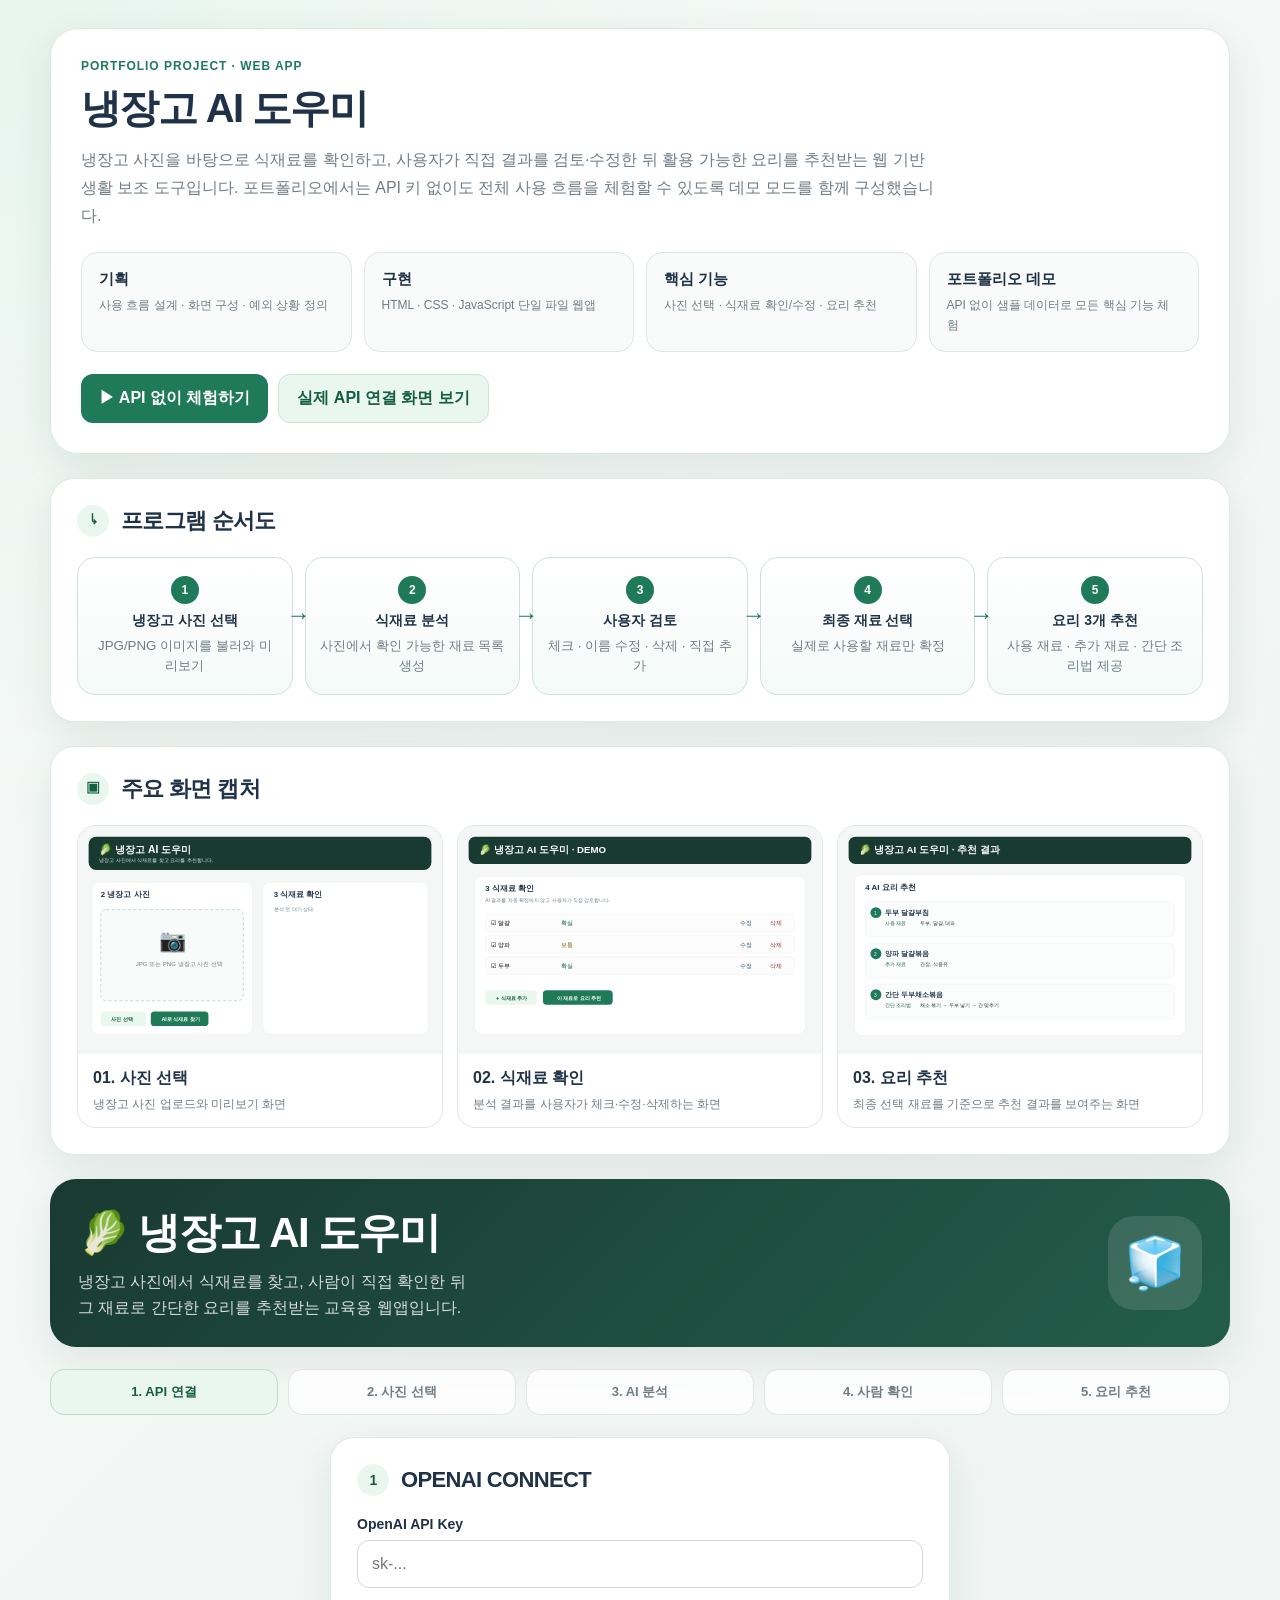
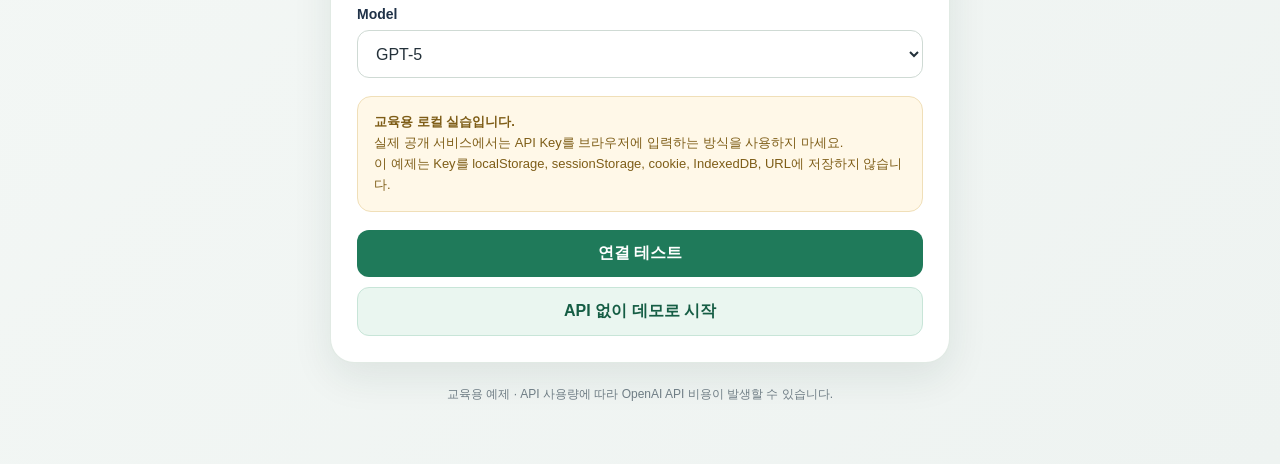
<file: fridge-ai-portfolio-detail.html>
<!DOCTYPE html>
<html lang="ko">
<head>
  <meta charset="UTF-8" />
  <meta name="viewport" content="width=device-width, initial-scale=1.0" />
  <title>냉장고 AI 도우미</title>

  <style>
    /* =========================================================
       1. 기본 디자인
       - 외부 CSS 파일 없이 이 파일 안에서 모든 디자인을 처리합니다.
       ========================================================= */
    :root {
      --bg: #f4f7f5;
      --card: #ffffff;
      --green: #1f7a5a;
      --green-dark: #155d44;
      --green-soft: #eaf6f0;
      --navy: #203248;
      --text: #24313a;
      --muted: #6f7d85;
      --line: #dfe7e2;
      --danger: #c94141;
      --warning: #a86d00;
      --shadow: 0 14px 40px rgba(25, 55, 44, 0.09);
    }

    * {
      box-sizing: border-box;
    }

    body {
      margin: 0;
      min-height: 100vh;
      font-family:
        "Pretendard", "Noto Sans KR", "Apple SD Gothic Neo",
        Arial, sans-serif;
      background:
        radial-gradient(circle at top left, #e7f5ef 0, transparent 36%),
        linear-gradient(135deg, #f7faf8, #eef3f1);
      color: var(--text);
    }

    button,
    input,
    select {
      font: inherit;
    }

    button {
      cursor: pointer;
    }

    button:disabled {
      cursor: not-allowed;
      opacity: 0.55;
    }

    .app-shell {
      width: min(1180px, calc(100% - 32px));
      margin: 28px auto 60px;
    }

    .hero {
      display: flex;
      gap: 22px;
      align-items: center;
      justify-content: space-between;
      margin-bottom: 22px;
      padding: 26px 28px;
      border-radius: 26px;
      background: linear-gradient(135deg, #193a31, #235d4a);
      color: white;
      box-shadow: var(--shadow);
    }

    .hero h1 {
      margin: 0 0 8px;
      font-size: clamp(28px, 4vw, 42px);
      letter-spacing: -0.04em;
    }

    .hero p {
      margin: 0;
      color: rgba(255, 255, 255, 0.82);
      line-height: 1.65;
    }

    .hero-icon {
      flex: 0 0 auto;
      display: grid;
      place-items: center;
      width: 94px;
      height: 94px;
      border-radius: 26px;
      background: rgba(255, 255, 255, 0.12);
      font-size: 50px;
    }

    .step-strip {
      display: grid;
      grid-template-columns: repeat(5, 1fr);
      gap: 10px;
      margin-bottom: 22px;
    }

    .step-chip {
      padding: 13px 10px;
      text-align: center;
      border: 1px solid var(--line);
      border-radius: 14px;
      background: rgba(255,255,255,.78);
      color: var(--muted);
      font-size: 13px;
      font-weight: 700;
    }

    .step-chip.active {
      color: var(--green-dark);
      background: var(--green-soft);
      border-color: #b9ddcd;
    }

    .card {
      background: var(--card);
      border: 1px solid rgba(220, 231, 224, 0.85);
      border-radius: 24px;
      box-shadow: var(--shadow);
      padding: 26px;
    }

    .connect-card {
      width: min(620px, 100%);
      margin: 0 auto;
    }

    .section-title {
      display: flex;
      align-items: center;
      gap: 12px;
      margin: 0 0 20px;
      color: var(--navy);
      font-size: 22px;
      letter-spacing: -0.03em;
    }

    .section-title .number {
      display: inline-grid;
      place-items: center;
      width: 32px;
      height: 32px;
      border-radius: 50%;
      background: var(--green-soft);
      color: var(--green-dark);
      font-size: 14px;
    }

    .field {
      margin-bottom: 18px;
    }

    .field label {
      display: block;
      margin-bottom: 8px;
      font-size: 14px;
      font-weight: 800;
      color: var(--navy);
    }

    .input,
    .select {
      width: 100%;
      height: 48px;
      border: 1px solid #cfdad4;
      border-radius: 12px;
      padding: 0 14px;
      outline: none;
      background: #fff;
      color: var(--text);
      transition: 0.2s ease;
    }

    .input:focus,
    .select:focus {
      border-color: var(--green);
      box-shadow: 0 0 0 4px rgba(31,122,90,.10);
    }

    .notice {
      margin: 18px 0;
      padding: 15px 16px;
      border-radius: 14px;
      background: #fff8e8;
      border: 1px solid #f0dfb8;
      color: #7e5d17;
      line-height: 1.6;
      font-size: 13px;
    }

    .button {
      border: 0;
      border-radius: 12px;
      padding: 13px 18px;
      font-weight: 800;
      transition: transform .15s ease, filter .15s ease;
    }

    .button:not(:disabled):hover {
      transform: translateY(-1px);
      filter: brightness(.97);
    }

    .button.primary {
      color: white;
      background: var(--green);
    }

    .button.secondary {
      color: var(--green-dark);
      background: var(--green-soft);
      border: 1px solid #c8e5d8;
    }

    .button.danger {
      color: white;
      background: var(--danger);
    }

    .button.ghost {
      color: var(--navy);
      background: #f3f5f6;
      border: 1px solid #e1e6e8;
    }

    .button.full {
      width: 100%;
    }

    .button-row {
      display: flex;
      flex-wrap: wrap;
      gap: 10px;
    }

    .status {
      display: none;
      margin-top: 16px;
      padding: 14px 16px;
      border-radius: 14px;
      font-weight: 800;
      line-height: 1.5;
    }

    .status.show {
      display: block;
    }

    .status.success {
      color: #176145;
      background: #eaf7f0;
      border: 1px solid #c8e8d7;
    }

    .status.error {
      color: #a62f2f;
      background: #fff0f0;
      border: 1px solid #f0cccc;
    }

    .status.info {
      color: #36556d;
      background: #edf5fb;
      border: 1px solid #d3e5f2;
    }

    #mainApp {
      display: none;
    }

    .topbar {
      display: flex;
      align-items: center;
      justify-content: space-between;
      gap: 14px;
      margin-bottom: 18px;
      padding: 16px 18px;
      border-radius: 18px;
      background: white;
      border: 1px solid var(--line);
      box-shadow: 0 8px 24px rgba(25, 55, 44, 0.06);
    }

    .connected-badge {
      display: flex;
      align-items: center;
      gap: 9px;
      font-weight: 800;
      color: var(--green-dark);
    }

    .connected-dot {
      width: 10px;
      height: 10px;
      border-radius: 50%;
      background: #28a36f;
      box-shadow: 0 0 0 5px rgba(40,163,111,.12);
    }

    .workspace {
      display: grid;
      grid-template-columns: minmax(0, 0.9fr) minmax(0, 1.1fr);
      gap: 20px;
      align-items: start;
    }

    .stack {
      display: grid;
      gap: 20px;
    }

    .upload-zone {
      position: relative;
      min-height: 350px;
      display: grid;
      place-items: center;
      overflow: hidden;
      border-radius: 18px;
      border: 2px dashed #c5d7ce;
      background: #f8fbf9;
    }

    .preview-image {
      display: none;
      width: 100%;
      max-height: 510px;
      object-fit: contain;
      background: #eef2ef;
    }

    .empty-preview {
      padding: 38px 24px;
      text-align: center;
      color: var(--muted);
      line-height: 1.7;
    }

    .empty-preview .big {
      display: block;
      margin-bottom: 10px;
      font-size: 54px;
    }

    .upload-controls {
      display: flex;
      gap: 10px;
      flex-wrap: wrap;
      margin-top: 16px;
    }

    input[type="file"] {
      display: none;
    }

    .helper {
      margin-top: 10px;
      color: var(--muted);
      font-size: 12px;
      line-height: 1.5;
    }

    .loading {
      display: none;
      align-items: center;
      gap: 10px;
      margin: 15px 0 0;
      color: var(--green-dark);
      font-weight: 800;
    }

    .loading.show {
      display: flex;
    }

    .spinner {
      width: 20px;
      height: 20px;
      border: 3px solid #d7e9e0;
      border-top-color: var(--green);
      border-radius: 50%;
      animation: spin 0.8s linear infinite;
    }

    @keyframes spin {
      to { transform: rotate(360deg); }
    }

    .ingredient-list {
      display: grid;
      gap: 10px;
      margin-top: 12px;
    }

    .ingredient-row {
      display: grid;
      grid-template-columns: auto 1fr auto auto;
      align-items: center;
      gap: 10px;
      min-height: 54px;
      padding: 9px 10px;
      border: 1px solid var(--line);
      border-radius: 14px;
      background: #fbfcfb;
    }

    .ingredient-name {
      min-width: 0;
      font-weight: 800;
      word-break: break-word;
    }

    .confidence {
      display: inline-block;
      margin-left: 8px;
      padding: 3px 7px;
      border-radius: 999px;
      font-size: 10px;
      font-weight: 800;
      vertical-align: 2px;
    }

    .confidence.high {
      color: #176145;
      background: #e1f4ea;
    }

    .confidence.medium {
      color: #8a6400;
      background: #fff2cf;
    }

    .confidence.uncertain {
      color: #8a4b20;
      background: #fbe7db;
    }

    .mini-btn {
      border: 0;
      border-radius: 9px;
      padding: 7px 9px;
      font-size: 12px;
      font-weight: 800;
    }

    .mini-btn.edit {
      color: #315771;
      background: #eaf3f9;
    }

    .mini-btn.delete {
      color: #9b3030;
      background: #fdecec;
    }

    .empty-list {
      padding: 28px 18px;
      text-align: center;
      color: var(--muted);
      border: 1px dashed #d7e0db;
      border-radius: 14px;
      line-height: 1.6;
    }

    .recommendations {
      display: grid;
      gap: 14px;
      margin-top: 16px;
    }

    .recipe-card {
      padding: 18px;
      border: 1px solid var(--line);
      border-radius: 18px;
      background: linear-gradient(180deg, #ffffff, #fbfdfc);
    }

    .recipe-number {
      display: inline-grid;
      place-items: center;
      width: 27px;
      height: 27px;
      margin-right: 7px;
      border-radius: 9px;
      color: white;
      background: var(--green);
      font-size: 12px;
    }

    .recipe-card h3 {
      margin: 0 0 14px;
      color: var(--navy);
      font-size: 19px;
    }

    .recipe-grid {
      display: grid;
      grid-template-columns: 110px 1fr;
      gap: 8px 12px;
      font-size: 14px;
      line-height: 1.65;
    }

    .recipe-label {
      font-weight: 800;
      color: var(--green-dark);
    }

    .footer-note {
      margin-top: 22px;
      text-align: center;
      color: var(--muted);
      font-size: 12px;
      line-height: 1.6;
    }

    /* 작은 화면(스마트폰)에서는 한 줄 배치를 세로로 바꿉니다. */
    @media (max-width: 820px) {
      .app-shell {
        width: min(100% - 20px, 1180px);
        margin-top: 10px;
      }

      .hero {
        padding: 22px;
      }

      .hero-icon {
        display: none;
      }

      .step-strip {
        grid-template-columns: repeat(2, 1fr);
      }

      .workspace {
        grid-template-columns: 1fr;
      }

      .card {
        padding: 19px;
      }

      .ingredient-row {
        grid-template-columns: auto 1fr auto;
      }

      .ingredient-row .delete-cell {
        grid-column: 3;
      }

      .recipe-grid {
        grid-template-columns: 1fr;
      }
    }


    /* ===== 포트폴리오 소개 / 데모 모드 ===== */
    .portfolio-panel { margin-bottom: 24px; padding: 30px; border-radius: 28px; background: #fff; border: 1px solid var(--line); box-shadow: var(--shadow); }
    .portfolio-kicker { color: var(--green); font-weight: 900; letter-spacing: .08em; font-size: 12px; }
    .portfolio-title { margin: 8px 0 10px; color: var(--navy); font-size: clamp(26px,4vw,40px); letter-spacing: -.04em; }
    .portfolio-desc { margin:0; color:var(--muted); line-height:1.75; max-width:860px; }
    .portfolio-grid { display:grid; grid-template-columns:repeat(4,1fr); gap:12px; margin-top:22px; }
    .metric-card { padding:17px; border-radius:16px; background:#f8fbf9; border:1px solid var(--line); }
    .metric-card b { display:block; color:var(--navy); font-size:15px; margin-bottom:6px; }
    .metric-card span { color:var(--muted); font-size:12px; line-height:1.55; }
    .portfolio-actions { display:flex; flex-wrap:wrap; gap:10px; margin-top:22px; }
    .flow-section, .shots-section { margin-bottom:24px; }
    .flowchart { display:grid; grid-template-columns:repeat(5,1fr); gap:12px; align-items:stretch; }
    .flow-node { position:relative; padding:18px 14px; min-height:118px; border-radius:18px; border:1px solid #cfe1d8; background:linear-gradient(180deg,#fff,#f4faf7); text-align:center; }
    .flow-node .n { display:inline-grid; place-items:center; width:28px; height:28px; border-radius:50%; background:var(--green); color:#fff; font-weight:900; font-size:12px; margin-bottom:8px; }
    .flow-node b { display:block; color:var(--navy); font-size:14px; }
    .flow-node small { display:block; margin-top:6px; color:var(--muted); line-height:1.5; }
    .flow-node:not(:last-child)::after { content:'→'; position:absolute; right:-19px; top:43px; color:var(--green); font-size:24px; font-weight:900; z-index:2; }
    .shot-grid { display:grid; grid-template-columns:repeat(3,1fr); gap:14px; }
    .shot-card { overflow:hidden; border-radius:18px; border:1px solid var(--line); background:#fff; }
    .shot-card img { display:block; width:100%; aspect-ratio:16/10; object-fit:cover; object-position:top; background:#eef3f1; }
    .shot-card .caption { padding:14px 15px; }
    .shot-card b { display:block; color:var(--navy); margin-bottom:5px; }
    .shot-card span { color:var(--muted); font-size:12px; line-height:1.5; }
    .demo-ribbon { display:none; margin:0 0 18px; padding:12px 15px; border-radius:14px; background:#eef8ff; border:1px solid #cfe7f6; color:#315a73; font-size:13px; font-weight:800; }
    .demo-ribbon.show { display:block; }
    @media (max-width:900px){ .portfolio-grid{grid-template-columns:repeat(2,1fr)} .flowchart{grid-template-columns:1fr} .flow-node:not(:last-child)::after{content:'↓';right:auto;left:50%;top:auto;bottom:-23px;transform:translateX(-50%)} .shot-grid{grid-template-columns:1fr} }

  </style>
</head>

<body>
  <main class="app-shell">

    <section class="portfolio-panel" id="portfolioIntro">
      <div class="portfolio-kicker">PORTFOLIO PROJECT · WEB APP</div>
      <h1 class="portfolio-title">냉장고 AI 도우미</h1>
      <p class="portfolio-desc">냉장고 사진을 바탕으로 식재료를 확인하고, 사용자가 직접 결과를 검토·수정한 뒤 활용 가능한 요리를 추천받는 웹 기반 생활 보조 도구입니다. 포트폴리오에서는 API 키 없이도 전체 사용 흐름을 체험할 수 있도록 데모 모드를 함께 구성했습니다.</p>
      <div class="portfolio-grid">
        <div class="metric-card"><b>기획</b><span>사용 흐름 설계 · 화면 구성 · 예외 상황 정의</span></div>
        <div class="metric-card"><b>구현</b><span>HTML · CSS · JavaScript 단일 파일 웹앱</span></div>
        <div class="metric-card"><b>핵심 기능</b><span>사진 선택 · 식재료 확인/수정 · 요리 추천</span></div>
        <div class="metric-card"><b>포트폴리오 데모</b><span>API 없이 샘플 데이터로 모든 핵심 기능 체험</span></div>
      </div>
      <div class="portfolio-actions">
        <button id="startDemoBtn" class="button primary">▶ API 없이 체험하기</button>
        <button id="goRealBtn" class="button secondary">실제 API 연결 화면 보기</button>
      </div>
    </section>

    <section class="card flow-section">
      <h2 class="section-title"><span class="number">↳</span>프로그램 순서도</h2>
      <div class="flowchart">
        <div class="flow-node"><span class="n">1</span><b>냉장고 사진 선택</b><small>JPG/PNG 이미지를 불러와 미리보기</small></div>
        <div class="flow-node"><span class="n">2</span><b>식재료 분석</b><small>사진에서 확인 가능한 재료 목록 생성</small></div>
        <div class="flow-node"><span class="n">3</span><b>사용자 검토</b><small>체크 · 이름 수정 · 삭제 · 직접 추가</small></div>
        <div class="flow-node"><span class="n">4</span><b>최종 재료 선택</b><small>실제로 사용할 재료만 확정</small></div>
        <div class="flow-node"><span class="n">5</span><b>요리 3개 추천</b><small>사용 재료 · 추가 재료 · 간단 조리법 제공</small></div>
      </div>
    </section>

    <section class="card shots-section" id="shotsSection">
      <h2 class="section-title"><span class="number">▣</span>주요 화면 캡처</h2>
      <div class="shot-grid">
        <article class="shot-card"><img id="shot1" src="data:image/svg+xml;charset=UTF-8,%3Csvg%20xmlns%3D%22http%3A//www.w3.org/2000/svg%22%20width%3D%221200%22%20height%3D%22750%22%3E%3Crect%20width%3D%221200%22%20height%3D%22750%22%20fill%3D%22%23f4f7f5%22/%3E%3Crect%20x%3D%2235%22%20y%3D%2235%22%20width%3D%221130%22%20height%3D%22110%22%20rx%3D%2225%22%20fill%3D%22%23193a31%22/%3E%3Ctext%20x%3D%2270%22%20y%3D%2290%22%20font-family%3D%22Arial%22%20font-size%3D%2234%22%20font-weight%3D%22700%22%20fill%3D%22white%22%3E%F0%9F%A5%AC%20%EB%83%89%EC%9E%A5%EA%B3%A0%20AI%20%EB%8F%84%EC%9A%B0%EB%AF%B8%3C/text%3E%3Ctext%20x%3D%2270%22%20y%3D%22120%22%20font-family%3D%22Arial%22%20font-size%3D%2218%22%20fill%3D%22%23dbe7e1%22%3E%EB%83%89%EC%9E%A5%EA%B3%A0%20%EC%82%AC%EC%A7%84%EC%97%90%EC%84%9C%20%EC%8B%9D%EC%9E%AC%EB%A3%8C%EB%A5%BC%20%EC%B0%BE%EA%B3%A0%20%EC%9A%94%EB%A6%AC%EB%A5%BC%20%EC%B6%94%EC%B2%9C%ED%95%A9%EB%8B%88%EB%8B%A4.%3C/text%3E%3Crect%20x%3D%2245%22%20y%3D%22185%22%20width%3D%22530%22%20height%3D%22500%22%20rx%3D%2224%22%20fill%3D%22white%22%20stroke%3D%22%23dfe7e2%22/%3E%3Ctext%20x%3D%2275%22%20y%3D%22235%22%20font-family%3D%22Arial%22%20font-size%3D%2226%22%20font-weight%3D%22700%22%20fill%3D%22%23203248%22%3E2%20%20%EB%83%89%EC%9E%A5%EA%B3%A0%20%EC%82%AC%EC%A7%84%3C/text%3E%3Crect%20x%3D%2275%22%20y%3D%22275%22%20width%3D%22470%22%20height%3D%22300%22%20rx%3D%2218%22%20fill%3D%22%23f8fbf9%22%20stroke%3D%22%23c5d7ce%22%20stroke-width%3D%223%22%20stroke-dasharray%3D%2210%208%22/%3E%3Ctext%20x%3D%22268%22%20y%3D%22400%22%20font-family%3D%22Arial%22%20font-size%3D%2272%22%3E%F0%9F%93%B7%3C/text%3E%3Ctext%20x%3D%22190%22%20y%3D%22460%22%20font-family%3D%22Arial%22%20font-size%3D%2220%22%20fill%3D%22%236f7d85%22%3EJPG%20%EB%98%90%EB%8A%94%20PNG%20%EB%83%89%EC%9E%A5%EA%B3%A0%20%EC%82%AC%EC%A7%84%20%EC%84%A0%ED%83%9D%3C/text%3E%3Crect%20x%3D%2275%22%20y%3D%22610%22%20width%3D%22150%22%20height%3D%2248%22%20rx%3D%2212%22%20fill%3D%22%23eaf6f0%22/%3E%3Ctext%20x%3D%22110%22%20y%3D%22641%22%20font-family%3D%22Arial%22%20font-size%3D%2218%22%20font-weight%3D%22700%22%20fill%3D%22%23155d44%22%3E%EC%82%AC%EC%A7%84%20%EC%84%A0%ED%83%9D%3C/text%3E%3Crect%20x%3D%22240%22%20y%3D%22610%22%20width%3D%22190%22%20height%3D%2248%22%20rx%3D%2212%22%20fill%3D%22%231f7a5a%22/%3E%3Ctext%20x%3D%22275%22%20y%3D%22641%22%20font-family%3D%22Arial%22%20font-size%3D%2218%22%20font-weight%3D%22700%22%20fill%3D%22white%22%3EAI%EB%A1%9C%20%EC%8B%9D%EC%9E%AC%EB%A3%8C%20%EC%B0%BE%EA%B8%B0%3C/text%3E%3Crect%20x%3D%22610%22%20y%3D%22185%22%20width%3D%22545%22%20height%3D%22500%22%20rx%3D%2224%22%20fill%3D%22white%22%20stroke%3D%22%23dfe7e2%22/%3E%3Ctext%20x%3D%22645%22%20y%3D%22235%22%20font-family%3D%22Arial%22%20font-size%3D%2226%22%20font-weight%3D%22700%22%20fill%3D%22%23203248%22%3E3%20%20%EC%8B%9D%EC%9E%AC%EB%A3%8C%20%ED%99%95%EC%9D%B8%3C/text%3E%3Ctext%20x%3D%22645%22%20y%3D%22280%22%20font-family%3D%22Arial%22%20font-size%3D%2218%22%20fill%3D%22%236f7d85%22%3E%EB%B6%84%EC%84%9D%20%EC%A0%84%20%EB%8C%80%EA%B8%B0%20%EC%83%81%ED%83%9C%3C/text%3E%3C/svg%3E" alt="사진 선택 화면 캡처"><div class="caption"><b>01. 사진 선택</b><span>냉장고 사진 업로드와 미리보기 화면</span></div></article>
        <article class="shot-card"><img id="shot2" src="data:image/svg+xml;charset=UTF-8,%3Csvg%20xmlns%3D%22http%3A//www.w3.org/2000/svg%22%20width%3D%221200%22%20height%3D%22750%22%3E%3Crect%20width%3D%221200%22%20height%3D%22750%22%20fill%3D%22%23f4f7f5%22/%3E%3Crect%20x%3D%2235%22%20y%3D%2235%22%20width%3D%221130%22%20height%3D%2290%22%20rx%3D%2222%22%20fill%3D%22%23193a31%22/%3E%3Ctext%20x%3D%2270%22%20y%3D%2290%22%20font-family%3D%22Arial%22%20font-size%3D%2232%22%20font-weight%3D%22700%22%20fill%3D%22white%22%3E%F0%9F%A5%AC%20%EB%83%89%EC%9E%A5%EA%B3%A0%20AI%20%EB%8F%84%EC%9A%B0%EB%AF%B8%20%C2%B7%20DEMO%3C/text%3E%3Crect%20x%3D%2255%22%20y%3D%22165%22%20width%3D%221090%22%20height%3D%22520%22%20rx%3D%2224%22%20fill%3D%22white%22%20stroke%3D%22%23dfe7e2%22/%3E%3Ctext%20x%3D%2290%22%20y%3D%22215%22%20font-family%3D%22Arial%22%20font-size%3D%2226%22%20font-weight%3D%22700%22%20fill%3D%22%23203248%22%3E3%20%20%EC%8B%9D%EC%9E%AC%EB%A3%8C%20%ED%99%95%EC%9D%B8%3C/text%3E%3Ctext%20x%3D%2290%22%20y%3D%22250%22%20font-family%3D%22Arial%22%20font-size%3D%2216%22%20fill%3D%22%236f7d85%22%3EAI%20%EA%B2%B0%EA%B3%BC%EB%A5%BC%20%EC%9E%90%EB%8F%99%20%ED%99%95%EC%A0%95%ED%95%98%EC%A7%80%20%EC%95%8A%EA%B3%A0%20%EC%82%AC%EC%9A%A9%EC%9E%90%EA%B0%80%20%EC%A7%81%EC%A0%91%20%EA%B2%80%ED%86%A0%ED%95%A9%EB%8B%88%EB%8B%A4.%3C/text%3E%3Cg%20font-family%3D%22Arial%22%20font-size%3D%2220%22%3E%3Crect%20x%3D%2290%22%20y%3D%22290%22%20width%3D%221020%22%20height%3D%2258%22%20rx%3D%2214%22%20fill%3D%22%23fbfcfb%22%20stroke%3D%22%23dfe7e2%22/%3E%3Ctext%20x%3D%22110%22%20y%3D%22327%22%3E%E2%98%91%20%20%EB%8B%AC%EA%B1%80%3C/text%3E%3Ctext%20x%3D%22340%22%20y%3D%22327%22%20fill%3D%22%23176145%22%3E%ED%99%95%EC%8B%A4%3C/text%3E%3Ctext%20x%3D%22930%22%20y%3D%22327%22%20fill%3D%22%23315771%22%3E%EC%88%98%EC%A0%95%3C/text%3E%3Ctext%20x%3D%221030%22%20y%3D%22327%22%20fill%3D%22%239b3030%22%3E%EC%82%AD%EC%A0%9C%3C/text%3E%3Crect%20x%3D%2290%22%20y%3D%22360%22%20width%3D%221020%22%20height%3D%2258%22%20rx%3D%2214%22%20fill%3D%22%23fbfcfb%22%20stroke%3D%22%23dfe7e2%22/%3E%3Ctext%20x%3D%22110%22%20y%3D%22397%22%3E%E2%98%91%20%20%EC%96%91%ED%8C%8C%3C/text%3E%3Ctext%20x%3D%22340%22%20y%3D%22397%22%20fill%3D%22%238a6400%22%3E%EB%B3%B4%ED%86%B5%3C/text%3E%3Ctext%20x%3D%22930%22%20y%3D%22397%22%20fill%3D%22%23315771%22%3E%EC%88%98%EC%A0%95%3C/text%3E%3Ctext%20x%3D%221030%22%20y%3D%22397%22%20fill%3D%22%239b3030%22%3E%EC%82%AD%EC%A0%9C%3C/text%3E%3Crect%20x%3D%2290%22%20y%3D%22430%22%20width%3D%221020%22%20height%3D%2258%22%20rx%3D%2214%22%20fill%3D%22%23fbfcfb%22%20stroke%3D%22%23dfe7e2%22/%3E%3Ctext%20x%3D%22110%22%20y%3D%22467%22%3E%E2%98%91%20%20%EB%91%90%EB%B6%80%3C/text%3E%3Ctext%20x%3D%22340%22%20y%3D%22467%22%20fill%3D%22%23176145%22%3E%ED%99%95%EC%8B%A4%3C/text%3E%3Ctext%20x%3D%22930%22%20y%3D%22467%22%20fill%3D%22%23315771%22%3E%EC%88%98%EC%A0%95%3C/text%3E%3Ctext%20x%3D%221030%22%20y%3D%22467%22%20fill%3D%22%239b3030%22%3E%EC%82%AD%EC%A0%9C%3C/text%3E%3C/g%3E%3Crect%20x%3D%2290%22%20y%3D%22540%22%20width%3D%22170%22%20height%3D%2248%22%20rx%3D%2212%22%20fill%3D%22%23eaf6f0%22/%3E%3Ctext%20x%3D%22125%22%20y%3D%22571%22%20font-family%3D%22Arial%22%20font-size%3D%2218%22%20font-weight%3D%22700%22%20fill%3D%22%23155d44%22%3E%2B%20%EC%8B%9D%EC%9E%AC%EB%A3%8C%20%EC%B6%94%EA%B0%80%3C/text%3E%3Crect%20x%3D%22280%22%20y%3D%22540%22%20width%3D%22230%22%20height%3D%2248%22%20rx%3D%2212%22%20fill%3D%22%231f7a5a%22/%3E%3Ctext%20x%3D%22325%22%20y%3D%22571%22%20font-family%3D%22Arial%22%20font-size%3D%2218%22%20font-weight%3D%22700%22%20fill%3D%22white%22%3E%EC%9D%B4%20%EC%9E%AC%EB%A3%8C%EB%A1%9C%20%EC%9A%94%EB%A6%AC%20%EC%B6%94%EC%B2%9C%3C/text%3E%3C/svg%3E" alt="식재료 확인 화면 캡처"><div class="caption"><b>02. 식재료 확인</b><span>분석 결과를 사용자가 체크·수정·삭제하는 화면</span></div></article>
        <article class="shot-card"><img id="shot3" src="data:image/svg+xml;charset=UTF-8,%3Csvg%20xmlns%3D%22http%3A//www.w3.org/2000/svg%22%20width%3D%221200%22%20height%3D%22750%22%3E%3Crect%20width%3D%221200%22%20height%3D%22750%22%20fill%3D%22%23f4f7f5%22/%3E%3Crect%20x%3D%2235%22%20y%3D%2235%22%20width%3D%221130%22%20height%3D%2290%22%20rx%3D%2222%22%20fill%3D%22%23193a31%22/%3E%3Ctext%20x%3D%2270%22%20y%3D%2290%22%20font-family%3D%22Arial%22%20font-size%3D%2232%22%20font-weight%3D%22700%22%20fill%3D%22white%22%3E%F0%9F%A5%AC%20%EB%83%89%EC%9E%A5%EA%B3%A0%20AI%20%EB%8F%84%EC%9A%B0%EB%AF%B8%20%C2%B7%20%EC%B6%94%EC%B2%9C%20%EA%B2%B0%EA%B3%BC%3C/text%3E%3Crect%20x%3D%2255%22%20y%3D%22160%22%20width%3D%221090%22%20height%3D%22530%22%20rx%3D%2224%22%20fill%3D%22white%22%20stroke%3D%22%23dfe7e2%22/%3E%3Ctext%20x%3D%2290%22%20y%3D%22210%22%20font-family%3D%22Arial%22%20font-size%3D%2226%22%20font-weight%3D%22700%22%20fill%3D%22%23203248%22%3E4%20%20AI%20%EC%9A%94%EB%A6%AC%20%EC%B6%94%EC%B2%9C%3C/text%3E%3Cg%20font-family%3D%22Arial%22%3E%3Crect%20x%3D%2290%22%20y%3D%22250%22%20width%3D%221020%22%20height%3D%22115%22%20rx%3D%2218%22%20fill%3D%22%23fbfdfc%22%20stroke%3D%22%23dfe7e2%22/%3E%3Ccircle%20cx%3D%22125%22%20cy%3D%22285%22%20r%3D%2218%22%20fill%3D%22%231f7a5a%22/%3E%3Ctext%20x%3D%22119%22%20y%3D%22292%22%20font-size%3D%2216%22%20fill%3D%22white%22%3E1%3C/text%3E%3Ctext%20x%3D%22155%22%20y%3D%22293%22%20font-size%3D%2222%22%20font-weight%3D%22700%22%20fill%3D%22%23203248%22%3E%EB%91%90%EB%B6%80%20%EB%8B%AC%EA%B1%80%EB%B6%80%EC%B9%A8%3C/text%3E%3Ctext%20x%3D%22155%22%20y%3D%22327%22%20font-size%3D%2216%22%20fill%3D%22%23155d44%22%3E%EC%82%AC%EC%9A%A9%20%EC%9E%AC%EB%A3%8C%3C/text%3E%3Ctext%20x%3D%22270%22%20y%3D%22327%22%20font-size%3D%2216%22%20fill%3D%22%2324313a%22%3E%EB%91%90%EB%B6%80%2C%20%EB%8B%AC%EA%B1%80%2C%20%EB%8C%80%ED%8C%8C%3C/text%3E%3Crect%20x%3D%2290%22%20y%3D%22385%22%20width%3D%221020%22%20height%3D%22115%22%20rx%3D%2218%22%20fill%3D%22%23fbfdfc%22%20stroke%3D%22%23dfe7e2%22/%3E%3Ccircle%20cx%3D%22125%22%20cy%3D%22420%22%20r%3D%2218%22%20fill%3D%22%231f7a5a%22/%3E%3Ctext%20x%3D%22119%22%20y%3D%22427%22%20font-size%3D%2216%22%20fill%3D%22white%22%3E2%3C/text%3E%3Ctext%20x%3D%22155%22%20y%3D%22428%22%20font-size%3D%2222%22%20font-weight%3D%22700%22%20fill%3D%22%23203248%22%3E%EC%96%91%ED%8C%8C%20%EB%8B%AC%EA%B1%80%EB%B3%B6%EC%9D%8C%3C/text%3E%3Ctext%20x%3D%22155%22%20y%3D%22462%22%20font-size%3D%2216%22%20fill%3D%22%23155d44%22%3E%EC%B6%94%EA%B0%80%20%EC%9E%AC%EB%A3%8C%3C/text%3E%3Ctext%20x%3D%22270%22%20y%3D%22462%22%20font-size%3D%2216%22%20fill%3D%22%2324313a%22%3E%EA%B0%84%EC%9E%A5%2C%20%EC%8B%9D%EC%9A%A9%EC%9C%A0%3C/text%3E%3Crect%20x%3D%2290%22%20y%3D%22520%22%20width%3D%221020%22%20height%3D%22115%22%20rx%3D%2218%22%20fill%3D%22%23fbfdfc%22%20stroke%3D%22%23dfe7e2%22/%3E%3Ccircle%20cx%3D%22125%22%20cy%3D%22555%22%20r%3D%2218%22%20fill%3D%22%231f7a5a%22/%3E%3Ctext%20x%3D%22119%22%20y%3D%22562%22%20font-size%3D%2216%22%20fill%3D%22white%22%3E3%3C/text%3E%3Ctext%20x%3D%22155%22%20y%3D%22563%22%20font-size%3D%2222%22%20font-weight%3D%22700%22%20fill%3D%22%23203248%22%3E%EA%B0%84%EB%8B%A8%20%EB%91%90%EB%B6%80%EC%B1%84%EC%86%8C%EB%B3%B6%EC%9D%8C%3C/text%3E%3Ctext%20x%3D%22155%22%20y%3D%22597%22%20font-size%3D%2216%22%20fill%3D%22%23155d44%22%3E%EA%B0%84%EB%8B%A8%20%EC%A1%B0%EB%A6%AC%EB%B2%95%3C/text%3E%3Ctext%20x%3D%22270%22%20y%3D%22597%22%20font-size%3D%2216%22%20fill%3D%22%2324313a%22%3E%EC%B1%84%EC%86%8C%20%EB%B3%B6%EA%B8%B0%20%E2%86%92%20%EB%91%90%EB%B6%80%20%EB%84%A3%EA%B8%B0%20%E2%86%92%20%EA%B0%84%20%EB%A7%9E%EC%B6%94%EA%B8%B0%3C/text%3E%3C/g%3E%3C/svg%3E" alt="요리 추천 결과 화면 캡처"><div class="caption"><b>03. 요리 추천</b><span>최종 선택 재료를 기준으로 추천 결과를 보여주는 화면</span></div></article>
      </div>
    </section>

    <section class="hero">
      <div>
        <h1>🥬 냉장고 AI 도우미</h1>
        <p>
          냉장고 사진에서 식재료를 찾고, 사람이 직접 확인한 뒤<br />
          그 재료로 간단한 요리를 추천받는 교육용 웹앱입니다.
        </p>
      </div>
      <div class="hero-icon" aria-hidden="true">🧊</div>
    </section>

    <div class="step-strip" aria-label="진행 단계">
      <div class="step-chip active" id="step1Chip">1. API 연결</div>
      <div class="step-chip" id="step2Chip">2. 사진 선택</div>
      <div class="step-chip" id="step3Chip">3. AI 분석</div>
      <div class="step-chip" id="step4Chip">4. 사람 확인</div>
      <div class="step-chip" id="step5Chip">5. 요리 추천</div>
    </div>

    <!-- =======================================================
         STEP 1. OpenAI API 연결 화면
         ======================================================= -->
    <section id="connectScreen" class="card connect-card">
      <h2 class="section-title">
        <span class="number">1</span>
        OPENAI CONNECT
      </h2>

      <div class="field">
        <label for="apiKeyInput">OpenAI API Key</label>
        <!-- password 타입이므로 화면에 키가 그대로 보이지 않습니다. -->
        <input
          id="apiKeyInput"
          class="input"
          type="password"
          autocomplete="off"
          spellcheck="false"
          placeholder="sk-..."
        />
      </div>

      <div class="field">
        <label for="modelSelect">Model</label>
        <select id="modelSelect" class="select">
          <option value="gpt-5">GPT-5</option>
        </select>
      </div>

      <div class="notice">
        <strong>교육용 로컬 실습입니다.</strong><br />
        실제 공개 서비스에서는 API Key를 브라우저에 입력하는 방식을 사용하지 마세요.<br />
        이 예제는 Key를 localStorage, sessionStorage, cookie, IndexedDB, URL에 저장하지 않습니다.
      </div>

      <button id="connectBtn" class="button primary full">
        연결 테스트
      </button>

      <button id="demoConnectBtn" class="button secondary full" style="margin-top:10px;">
        API 없이 데모로 시작
      </button>

      <div id="connectStatus" class="status" role="status"></div>
    </section>

    <!-- =======================================================
         연결 성공 후 사용하는 메인 앱 화면
         ======================================================= -->
    <section id="mainApp">
      <div id="demoRibbon" class="demo-ribbon">포트폴리오 데모 모드 · API 호출 없이 샘플 데이터로 기능 흐름을 체험하고 있습니다.</div>
      <div class="topbar">
        <div class="connected-badge">
          <span class="connected-dot"></span>
          <span id="connectionLabel">✓ OpenAI Connected · GPT-5</span>
        </div>

        <button id="disconnectBtn" class="button danger">
          API 연결 해제
        </button>
      </div>

      <div class="workspace">
        <!-- 왼쪽: 사진 선택 및 미리보기 -->
        <div class="stack">
          <section class="card">
            <h2 class="section-title">
              <span class="number">2</span>
              냉장고 사진
            </h2>

            <div class="upload-zone">
              <div id="emptyPreview" class="empty-preview">
                <span class="big">📷</span>
                JPG 또는 PNG 냉장고 사진을 선택하세요.
              </div>
              <img
                id="previewImage"
                class="preview-image"
                alt="선택한 냉장고 사진 미리보기"
              />
            </div>

            <div class="upload-controls">
              <label for="imageInput" class="button secondary">
                사진 선택
              </label>

              <input
                id="imageInput"
                type="file"
                accept="image/jpeg,image/png,.jpg,.jpeg,.png"
              />

              <button id="analyzeBtn" class="button primary" disabled>
                AI로 식재료 찾기
              </button>
            </div>

            <div class="helper">
              사진은 FileReader로 읽어 base64 data URL 형태로 API에 전달합니다.
            </div>

            <div id="analysisLoading" class="loading">
              <span class="spinner"></span>
              AI가 냉장고 사진을 살펴보고 있습니다...
            </div>

            <div id="analysisStatus" class="status" role="status"></div>
          </section>
        </div>

        <!-- 오른쪽: 식재료 확인 + 요리 추천 -->
        <div class="stack">
          <section class="card">
            <h2 class="section-title">
              <span class="number">3</span>
              식재료 확인
            </h2>

            <p class="helper" style="margin-top:-8px;">
              AI 결과는 자동 확정되지 않습니다. 체크·수정·삭제하거나 직접 추가한 뒤 추천을 받으세요.
            </p>

            <div id="ingredientList" class="ingredient-list">
              <div class="empty-list">
                아직 분석된 식재료가 없습니다.<br />
                냉장고 사진을 선택하고 AI 분석을 실행하세요.
              </div>
            </div>

            <div class="button-row" style="margin-top:15px;">
              <button id="addIngredientBtn" class="button secondary">
                + 식재료 추가
              </button>

              <button id="recommendBtn" class="button primary" disabled>
                이 재료로 요리 추천
              </button>
            </div>

            <div id="recipeLoading" class="loading">
              <span class="spinner"></span>
              만들기 쉬운 요리를 고르고 있습니다...
            </div>

            <div id="recipeStatus" class="status" role="status"></div>
          </section>

          <section class="card">
            <h2 class="section-title">
              <span class="number">4</span>
              AI 요리 추천
            </h2>

            <div id="recommendations" class="recommendations">
              <div class="empty-list">
                확인한 식재료를 바탕으로 요리 3개를 추천해드립니다.
              </div>
            </div>
          </section>
        </div>
      </div>
    </section>

    <p class="footer-note">
      교육용 예제 · API 사용량에 따라 OpenAI API 비용이 발생할 수 있습니다.
    </p>
  </main>

  <script>
    "use strict";

    /* =========================================================
       0. 앱에서 사용할 값
       =========================================================

       중요:
       apiKey 변수는 JavaScript 메모리에만 존재합니다.
       localStorage / sessionStorage / cookie / IndexedDB 등에
       저장하는 코드는 이 파일에 없습니다.

       새로고침하면 JavaScript 실행 환경이 새로 만들어지므로
       이 변수의 값도 사라집니다.
       ========================================================= */

    let apiKey = "";
    let selectedModel = "gpt-5";
    let imageDataUrl = "";
    let ingredients = [];
    let demoMode = false;

    const API_URL = "https://api.openai.com/v1/responses";

    /* =========================================================
       1. HTML 요소를 JavaScript에서 쉽게 사용하기 위한 연결
       ========================================================= */
    const connectScreen = document.getElementById("connectScreen");
    const mainApp = document.getElementById("mainApp");

    const apiKeyInput = document.getElementById("apiKeyInput");
    const modelSelect = document.getElementById("modelSelect");
    const connectBtn = document.getElementById("connectBtn");
    const connectStatus = document.getElementById("connectStatus");
    const disconnectBtn = document.getElementById("disconnectBtn");

    const imageInput = document.getElementById("imageInput");
    const previewImage = document.getElementById("previewImage");
    const emptyPreview = document.getElementById("emptyPreview");
    const analyzeBtn = document.getElementById("analyzeBtn");
    const analysisLoading = document.getElementById("analysisLoading");
    const analysisStatus = document.getElementById("analysisStatus");

    const ingredientList = document.getElementById("ingredientList");
    const addIngredientBtn = document.getElementById("addIngredientBtn");
    const recommendBtn = document.getElementById("recommendBtn");
    const recipeLoading = document.getElementById("recipeLoading");
    const recipeStatus = document.getElementById("recipeStatus");
    const recommendations = document.getElementById("recommendations");
    const startDemoBtn = document.getElementById("startDemoBtn");
    const goRealBtn = document.getElementById("goRealBtn");
    const demoConnectBtn = document.getElementById("demoConnectBtn");
    const demoRibbon = document.getElementById("demoRibbon");
    const connectionLabel = document.getElementById("connectionLabel");

    const stepChips = [
      document.getElementById("step1Chip"),
      document.getElementById("step2Chip"),
      document.getElementById("step3Chip"),
      document.getElementById("step4Chip"),
      document.getElementById("step5Chip")
    ];

    /* =========================================================
       2. 공통 함수
       ========================================================= */

    // 상태 메시지를 화면에 표시하는 함수입니다.
    function showStatus(element, type, message) {
      element.className = "status show " + type;
      element.textContent = message;
    }

    // 상태 메시지를 숨기는 함수입니다.
    function clearStatus(element) {
      element.className = "status";
      element.textContent = "";
    }

    // 현재 진행 단계의 색상을 바꿉니다.
    function setStep(stepNumber) {
      stepChips.forEach((chip, index) => {
        chip.classList.toggle("active", index < stepNumber);
      });
    }

    // 버튼을 작업 중 상태로 바꾸는 간단한 함수입니다.
    function setButtonBusy(button, isBusy, busyText, normalText) {
      button.disabled = isBusy;
      button.textContent = isBusy ? busyText : normalText;
    }

    /*
      Responses API의 결과 JSON 안에서 output_text를 찾습니다.

      SDK를 사용할 때는 response.output_text처럼 쉽게 접근할 수 있지만,
      이 예제는 SDK 없이 fetch()만 사용하므로 output 배열을 직접 확인합니다.
    */
    function extractOutputText(responseJson) {
      if (typeof responseJson.output_text === "string" && responseJson.output_text) {
        return responseJson.output_text;
      }

      if (!Array.isArray(responseJson.output)) {
        return "";
      }

      const textParts = [];

      for (const item of responseJson.output) {
        if (!Array.isArray(item.content)) continue;

        for (const content of item.content) {
          if (content.type === "output_text" && typeof content.text === "string") {
            textParts.push(content.text);
          }
        }
      }

      return textParts.join("\n").trim();
    }

    /*
      OpenAI Responses API를 호출하는 공통 함수입니다.

      여기에서도 apiKey를 어디에도 저장하지 않습니다.
      Authorization 헤더에 넣어 현재 요청에서만 사용합니다.
    */
    async function callOpenAI(body) {
      if (!apiKey) {
        throw new Error("API_KEY_MISSING");
      }

      const response = await fetch(API_URL, {
        method: "POST",
        headers: {
          "Content-Type": "application/json",
          "Authorization": "Bearer " + apiKey
        },
        body: JSON.stringify(body)
      });

      let responseJson = {};

      try {
        responseJson = await response.json();
      } catch (parseError) {
        throw new Error("INVALID_API_RESPONSE");
      }

      if (!response.ok) {
        // API 오류 상세 내용을 console에 출력하지 않습니다.
        const message =
          responseJson &&
          responseJson.error &&
          responseJson.error.message
            ? responseJson.error.message
            : "API_REQUEST_FAILED";

        throw new Error(message);
      }

      return responseJson;
    }

    /* =========================================================
       STEP 1~2. OpenAI API 연결 테스트
       ========================================================= */
    const DEMO_INGREDIENTS = [
      { name: "달걀", confidence: "high", checked: true },
      { name: "대파", confidence: "high", checked: true },
      { name: "양파", confidence: "medium", checked: true },
      { name: "두부", confidence: "high", checked: true },
      { name: "당근", confidence: "medium", checked: true }
    ];

    const DEMO_RECIPES = [
      { name:"두부 달걀부침", used_ingredients:["두부","달걀","대파"], extra_ingredients:["소금","식용유"], steps:["두부를 먹기 좋게 자릅니다.","달걀에 잘게 썬 대파와 소금을 넣어 섞습니다.","두부에 달걀물을 입혀 팬에 노릇하게 굽습니다."] },
      { name:"양파 달걀볶음", used_ingredients:["달걀","양파","당근"], extra_ingredients:["간장","식용유"], steps:["양파와 당근을 얇게 썹니다.","팬에 채소를 먼저 볶습니다.","달걀을 넣고 빠르게 섞어 익힌 뒤 간장으로 간합니다."] },
      { name:"간단 두부채소볶음", used_ingredients:["두부","양파","당근","대파"], extra_ingredients:["간장","참기름"], steps:["두부와 채소를 한입 크기로 준비합니다.","채소를 볶다가 두부를 넣습니다.","간장으로 간하고 마지막에 대파와 참기름을 넣습니다."] }
    ];

    function enterDemoMode() {
      demoMode = true;
      connectScreen.style.display = "none";
      mainApp.style.display = "block";
      demoRibbon.classList.add("show");
      connectionLabel.textContent = "✓ Portfolio Demo · API 불필요";
      setStep(2);
      mainApp.scrollIntoView({behavior:"smooth", block:"start"});
    }

    startDemoBtn.addEventListener("click", enterDemoMode);
    demoConnectBtn.addEventListener("click", enterDemoMode);
    goRealBtn.addEventListener("click", () => connectScreen.scrollIntoView({behavior:"smooth", block:"center"}));

    connectBtn.addEventListener("click", async () => {
      clearStatus(connectStatus);

      // 입력창에 적은 키를 메모리 변수로 복사합니다.
      // trim()으로 앞뒤 공백만 제거합니다.
      const enteredKey = apiKeyInput.value.trim();

      if (!enteredKey) {
        showStatus(connectStatus, "error", "OpenAI API Key를 입력해주세요.");
        return;
      }

      selectedModel = modelSelect.value;
      apiKey = enteredKey;

      setButtonBusy(connectBtn, true, "연결 확인 중...", "연결 테스트");

      try {
        /*
          연결 확인용으로 아주 짧은 요청을 보냅니다.
          출력도 짧게 제한해서 불필요한 사용량을 줄입니다.
        */
        await callOpenAI({
          model: selectedModel,
          input: "Reply only with OK.",
          max_output_tokens: 20,
          store: false
        });

        showStatus(connectStatus, "success", "✓ OpenAI Connected");

        /*
          연결 성공 후 입력창에서도 키 문자열을 지웁니다.
          실제 사용할 키는 apiKey 변수(현재 실행 메모리)에만 남습니다.
        */
        apiKeyInput.value = "";

        // 연결 화면을 감추고 메인 앱을 보여줍니다.
        setTimeout(() => {
          connectScreen.style.display = "none";
          mainApp.style.display = "block";
          setStep(2);
        }, 350);

      } catch (error) {
        // 연결 실패 시 메모리 변수에서도 키를 즉시 제거합니다.
        apiKey = "";
        apiKeyInput.value = "";

        showStatus(
          connectStatus,
          "error",
          "✕ Connection Failed\nAPI Key와 API 연결 상태를 확인해주세요."
        );
      } finally {
        setButtonBusy(connectBtn, false, "연결 확인 중...", "연결 테스트");
      }
    });

    /* =========================================================
       STEP 3. 냉장고 사진 선택 + FileReader로 base64 변환
       ========================================================= */
    imageInput.addEventListener("change", () => {
      clearStatus(analysisStatus);

      const file = imageInput.files && imageInput.files[0];

      if (!file) {
        return;
      }

      const allowedTypes = ["image/jpeg", "image/png"];

      if (!allowedTypes.includes(file.type)) {
        imageInput.value = "";
        imageDataUrl = "";
        analyzeBtn.disabled = true;

        showStatus(
          analysisStatus,
          "error",
          "JPG 또는 PNG 이미지 파일만 선택해주세요."
        );
        return;
      }

      /*
        너무 큰 이미지는 API 요청 자체가 무거워질 수 있습니다.
        여기서는 20MB를 넘으면 먼저 사용자에게 줄이도록 안내합니다.
      */
      const maxFileSize = 20 * 1024 * 1024;

      if (file.size > maxFileSize) {
        imageInput.value = "";
        imageDataUrl = "";
        analyzeBtn.disabled = true;

        showStatus(
          analysisStatus,
          "error",
          "이미지 크기를 줄여 다시 시도해주세요."
        );
        return;
      }

      const reader = new FileReader();

      reader.onload = () => {
        /*
          reader.result에는 다음처럼 base64 data URL이 들어옵니다.
          예: [data-uri]...
        */
        imageDataUrl = reader.result;

        previewImage.src = imageDataUrl;
        previewImage.style.display = "block";
        emptyPreview.style.display = "none";

        analyzeBtn.disabled = false;
        setStep(3);

        // 새 사진을 선택했으므로 이전 분석/추천 결과는 초기화합니다.
        ingredients = [];
        renderIngredients();

        recommendations.innerHTML = `
          <div class="empty-list">
            새 사진을 분석한 뒤 요리를 추천받을 수 있습니다.
          </div>
        `;
      };

      reader.onerror = () => {
        imageDataUrl = "";
        analyzeBtn.disabled = true;

        showStatus(
          analysisStatus,
          "error",
          "이미지를 읽을 수 없습니다. 다른 사진으로 다시 시도해주세요."
        );
      };

      // 실제로 이미지를 base64 data URL로 읽는 부분입니다.
      reader.readAsDataURL(file);
    });

    /* =========================================================
       STEP 4. AI로 냉장고 이미지 분석
       ========================================================= */
    analyzeBtn.addEventListener("click", async () => {
      clearStatus(analysisStatus);
      clearStatus(recipeStatus);

      if (demoMode) {
        analyzeBtn.disabled = true;
        analysisLoading.classList.add("show");
        setTimeout(() => {
          ingredients = DEMO_INGREDIENTS.map(x => ({...x}));
          renderIngredients();
          analysisLoading.classList.remove("show");
          showStatus(analysisStatus, "success", "데모 분석 완료: 샘플 식재료를 불러왔습니다. 직접 수정·삭제·추가해보세요.");
          setStep(4);
          analyzeBtn.disabled = false;
        }, 500);
        return;
      }

      if (!apiKey) {
        showStatus(
          analysisStatus,
          "error",
          "API 연결을 확인해주세요."
        );
        return;
      }

      if (!imageDataUrl) {
        showStatus(
          analysisStatus,
          "error",
          "먼저 냉장고 사진을 선택해주세요."
        );
        return;
      }

      analyzeBtn.disabled = true;
      analysisLoading.classList.add("show");

      try {
        /*
          Structured Outputs(JSON Schema)을 사용합니다.
          AI가 "items 배열 + name + confidence" 형식을 지키게 해서
          화면에서 결과를 다루기 쉽게 합니다.
        */
        const responseJson = await callOpenAI({
          model: selectedModel,
          store: false,

          input: [
            {
              role: "user",
              content: [
                {
                  type: "input_text",
                  text:
                    "이 냉장고 사진을 분석해서 식재료를 찾아주세요. " +
                    "사진에서 실제로 확인할 수 있는 식재료만 찾으세요. " +
                    "확실하지 않은 것은 추측해서 단정하지 말고 confidence를 uncertain으로 표시하세요. " +
                    "같은 식재료는 중복해서 적지 마세요. " +
                    "포장지의 글자를 읽을 수 있더라도 사진에서 식품임을 합리적으로 확인할 수 있을 때만 포함하세요."
                },
                {
                  type: "input_image",
                  image_url: imageDataUrl,
                  detail: "auto"
                }
              ]
            }
          ],

          text: {
            format: {
              type: "json_schema",
              name: "fridge_ingredients",
              strict: true,
              schema: {
                type: "object",
                additionalProperties: false,
                properties: {
                  items: {
                    type: "array",
                    items: {
                      type: "object",
                      additionalProperties: false,
                      properties: {
                        name: {
                          type: "string"
                        },
                        confidence: {
                          type: "string",
                          enum: ["high", "medium", "uncertain"]
                        }
                      },
                      required: ["name", "confidence"]
                    }
                  }
                },
                required: ["items"]
              }
            }
          }
        });

        const outputText = extractOutputText(responseJson);

        if (!outputText) {
          throw new Error("EMPTY_AI_RESPONSE");
        }

        const parsed = JSON.parse(outputText);

        if (!parsed || !Array.isArray(parsed.items)) {
          throw new Error("INVALID_INGREDIENT_FORMAT");
        }

        /*
          앱에서 사람이 확인할 수 있도록 checked 값을 추가합니다.
          AI 결과를 바로 확정하지 않는 것이 핵심입니다.
        */
        ingredients = parsed.items
          .filter(item => item && typeof item.name === "string")
          .map(item => ({
            name: item.name.trim(),
            confidence: item.confidence || "uncertain",
            checked: true
          }))
          .filter(item => item.name.length > 0);

        renderIngredients();

        if (ingredients.length === 0) {
          showStatus(
            analysisStatus,
            "info",
            "사진에서 확실하게 확인할 수 있는 식재료를 찾지 못했습니다. 직접 식재료를 추가할 수 있습니다."
          );
        } else {
          showStatus(
            analysisStatus,
            "success",
            "식재료를 찾았습니다. 체크 상태와 이름을 직접 확인해주세요."
          );
        }

        setStep(4);

      } catch (error) {
        /*
          오류 원인을 사용자에게 너무 기술적으로 보여주지 않고,
          초보자가 바로 행동할 수 있는 메시지로 안내합니다.
        */
        const message = String(error && error.message ? error.message : "");

        if (
          message.toLowerCase().includes("image") ||
          message.toLowerCase().includes("payload") ||
          message.toLowerCase().includes("size") ||
          message.includes("413")
        ) {
          showStatus(
            analysisStatus,
            "error",
            "이미지 크기를 줄여 다시 시도해주세요."
          );
        } else {
          showStatus(
            analysisStatus,
            "error",
            "AI 분석에 실패했습니다. API 연결을 확인해주세요. 계속 실패하면 이미지 크기를 줄여 다시 시도해주세요."
          );
        }

      } finally {
        analysisLoading.classList.remove("show");
        analyzeBtn.disabled = false;
      }
    });

    /* =========================================================
       STEP 5. 사람이 식재료를 확인/수정/삭제/추가
       ========================================================= */

    // 현재 ingredients 배열을 화면의 체크박스 목록으로 다시 그립니다.
    function renderIngredients() {
      ingredientList.innerHTML = "";

      if (ingredients.length === 0) {
        ingredientList.innerHTML = `
          <div class="empty-list">
            식재료가 없습니다.<br />
            AI 분석을 실행하거나 '+ 식재료 추가'를 눌러주세요.
          </div>
        `;
        recommendBtn.disabled = true;
        return;
      }

      ingredients.forEach((item, index) => {
        const row = document.createElement("div");
        row.className = "ingredient-row";

        const checkbox = document.createElement("input");
        checkbox.type = "checkbox";
        checkbox.checked = item.checked;
        checkbox.setAttribute("aria-label", item.name + " 선택");

        checkbox.addEventListener("change", () => {
          ingredients[index].checked = checkbox.checked;
          updateRecommendButton();
        });

        const nameWrap = document.createElement("div");
        nameWrap.className = "ingredient-name";

        const nameText = document.createElement("span");
        nameText.textContent = item.name;

        const confidence = document.createElement("span");
        confidence.className = "confidence " + item.confidence;

        if (item.confidence === "high") {
          confidence.textContent = "확실";
        } else if (item.confidence === "medium") {
          confidence.textContent = "보통";
        } else {
          confidence.textContent = "불확실";
        }

        nameWrap.appendChild(nameText);
        nameWrap.appendChild(confidence);

        const editButton = document.createElement("button");
        editButton.className = "mini-btn edit";
        editButton.textContent = "수정";

        editButton.addEventListener("click", () => {
          const newName = window.prompt("식재료 이름을 수정하세요.", item.name);

          if (newName === null) return;

          const trimmed = newName.trim();

          if (!trimmed) {
            alert("식재료 이름을 입력해주세요.");
            return;
          }

          ingredients[index].name = trimmed;

          /*
            사람이 직접 수정한 항목이므로 AI confidence 배지는
            더 이상 AI 확신도라고 보기 어렵습니다.
            따라서 화면에서는 '확인' 의미로 high 상태를 사용합니다.
          */
          ingredients[index].confidence = "high";
          renderIngredients();
        });

        const deleteButton = document.createElement("button");
        deleteButton.className = "mini-btn delete";
        deleteButton.textContent = "삭제";
        deleteButton.classList.add("delete-cell");

        deleteButton.addEventListener("click", () => {
          ingredients.splice(index, 1);
          renderIngredients();
        });

        row.appendChild(checkbox);
        row.appendChild(nameWrap);
        row.appendChild(editButton);
        row.appendChild(deleteButton);

        ingredientList.appendChild(row);
      });

      updateRecommendButton();
    }

    // 체크된 식재료가 1개 이상일 때만 추천 버튼을 활성화합니다.
    function updateRecommendButton() {
      const checkedCount = ingredients.filter(item => item.checked).length;
      recommendBtn.disabled = checkedCount === 0;
    }

    // 식재료 직접 추가
    addIngredientBtn.addEventListener("click", () => {
      const name = window.prompt("추가할 식재료 이름을 입력하세요.");

      if (name === null) return;

      const trimmed = name.trim();

      if (!trimmed) {
        alert("식재료 이름을 입력해주세요.");
        return;
      }

      ingredients.push({
        name: trimmed,
        confidence: "high",
        checked: true
      });

      renderIngredients();
      setStep(4);
    });

    /* =========================================================
       STEP 6. 확인된 식재료로 요리 3개 추천
       ========================================================= */
    recommendBtn.addEventListener("click", async () => {
      clearStatus(recipeStatus);

      if (demoMode) {
        const selectedIngredients = ingredients.filter(item => item.checked).map(item => item.name);
        if (selectedIngredients.length === 0) {
          showStatus(recipeStatus, "error", "추천에 사용할 식재료를 하나 이상 체크해주세요.");
          return;
        }
        recipeLoading.classList.add("show");
        recommendBtn.disabled = true;
        setTimeout(() => {
          renderRecipes(DEMO_RECIPES);
          recipeLoading.classList.remove("show");
          showStatus(recipeStatus, "success", "데모 추천 완료: 선택한 재료 기준 예시 요리 3개를 표시했습니다.");
          setStep(5);
          updateRecommendButton();
        }, 500);
        return;
      }

      if (!apiKey) {
        showStatus(recipeStatus, "error", "API 연결을 확인해주세요.");
        return;
      }

      const selectedIngredients = ingredients
        .filter(item => item.checked)
        .map(item => item.name);

      if (selectedIngredients.length === 0) {
        showStatus(
          recipeStatus,
          "error",
          "추천에 사용할 식재료를 하나 이상 체크해주세요."
        );
        return;
      }

      recipeLoading.classList.add("show");
      recommendBtn.disabled = true;

      try {
        /*
          이미지 분석 결과가 아니라,
          '사람이 수정하고 체크한 최종 식재료 목록'만 다시 AI에 보냅니다.
        */
        const responseJson = await callOpenAI({
          model: selectedModel,
          store: false,

          input:
            "다음은 사용자가 직접 확인한 냉장고 식재료입니다: " +
            selectedIngredients.join(", ") +
            ". 이 재료들을 최대한 활용해서 초보자도 쉽게 만들 수 있는 요리 정확히 3개를 한국어로 추천하세요. " +
            "각 요리마다 요리 이름, 사용 재료, 추가로 있으면 좋은 재료, 3~5단계의 간단한 조리법을 작성하세요. " +
            "추가 재료가 꼭 필요한 경우에는 그것이 냉장고에 있다고 가정하지 말고 반드시 추가 재료에 적으세요.",

          text: {
            format: {
              type: "json_schema",
              name: "easy_recipes",
              strict: true,
              schema: {
                type: "object",
                additionalProperties: false,
                properties: {
                  recipes: {
                    type: "array",
                    minItems: 3,
                    maxItems: 3,
                    items: {
                      type: "object",
                      additionalProperties: false,
                      properties: {
                        name: {
                          type: "string"
                        },
                        used_ingredients: {
                          type: "array",
                          items: { type: "string" }
                        },
                        extra_ingredients: {
                          type: "array",
                          items: { type: "string" }
                        },
                        steps: {
                          type: "array",
                          minItems: 3,
                          maxItems: 5,
                          items: { type: "string" }
                        }
                      },
                      required: [
                        "name",
                        "used_ingredients",
                        "extra_ingredients",
                        "steps"
                      ]
                    }
                  }
                },
                required: ["recipes"]
              }
            }
          }
        });

        const outputText = extractOutputText(responseJson);

        if (!outputText) {
          throw new Error("EMPTY_AI_RESPONSE");
        }

        const parsed = JSON.parse(outputText);

        if (!parsed || !Array.isArray(parsed.recipes)) {
          throw new Error("INVALID_RECIPE_FORMAT");
        }

        renderRecipes(parsed.recipes);

        showStatus(
          recipeStatus,
          "success",
          "확인한 식재료를 기준으로 요리 3개를 추천했습니다."
        );

        setStep(5);

      } catch (error) {
        showStatus(
          recipeStatus,
          "error",
          "요리 추천을 불러오지 못했습니다. API 연결을 확인해주세요."
        );
      } finally {
        recipeLoading.classList.remove("show");
        updateRecommendButton();
      }
    });

    // 추천받은 요리 데이터를 안전하게 DOM으로 만들어 화면에 표시합니다.
    function renderRecipes(recipes) {
      recommendations.innerHTML = "";

      recipes.slice(0, 3).forEach((recipe, index) => {
        const card = document.createElement("article");
        card.className = "recipe-card";

        const title = document.createElement("h3");

        const number = document.createElement("span");
        number.className = "recipe-number";
        number.textContent = String(index + 1);

        const titleText = document.createElement("span");
        titleText.textContent = recipe.name || "추천 요리";

        title.appendChild(number);
        title.appendChild(titleText);

        const grid = document.createElement("div");
        grid.className = "recipe-grid";

        addRecipeRow(
          grid,
          "사용 재료",
          Array.isArray(recipe.used_ingredients)
            ? recipe.used_ingredients.join(", ")
            : "-"
        );

        addRecipeRow(
          grid,
          "추가 재료",
          Array.isArray(recipe.extra_ingredients) &&
          recipe.extra_ingredients.length > 0
            ? recipe.extra_ingredients.join(", ")
            : "없음"
        );

        addRecipeRow(
          grid,
          "간단 조리법",
          Array.isArray(recipe.steps)
            ? recipe.steps
                .map((step, stepIndex) => (stepIndex + 1) + ". " + step)
                .join("\n")
            : "-"
        );

        card.appendChild(title);
        card.appendChild(grid);
        recommendations.appendChild(card);
      });
    }

    function addRecipeRow(container, label, value) {
      const labelElement = document.createElement("div");
      labelElement.className = "recipe-label";
      labelElement.textContent = label;

      const valueElement = document.createElement("div");
      valueElement.textContent = value;
      valueElement.style.whiteSpace = "pre-line";

      container.appendChild(labelElement);
      container.appendChild(valueElement);
    }

    /* =========================================================
       STEP 7. API 연결 해제
       ========================================================= */
    disconnectBtn.addEventListener("click", () => {
      /*
        API Key가 들어 있던 변수 값을 제거합니다.
        문자열은 브라우저의 가비지 컬렉션 대상이 되며,
        앱 상태도 처음으로 되돌립니다.
      */
      apiKey = "";
      demoMode = false;
      demoRibbon.classList.remove("show");
      connectionLabel.textContent = "✓ OpenAI Connected · GPT-5";
      selectedModel = "gpt-5";
      imageDataUrl = "";
      ingredients = [];

      // 혹시 입력 요소에 남은 값도 모두 지웁니다.
      apiKeyInput.value = "";
      imageInput.value = "";
      previewImage.removeAttribute("src");
      previewImage.style.display = "none";
      emptyPreview.style.display = "block";

      renderIngredients();

      recommendations.innerHTML = `
        <div class="empty-list">
          확인한 식재료를 바탕으로 요리 3개를 추천해드립니다.
        </div>
      `;

      clearStatus(connectStatus);
      clearStatus(analysisStatus);
      clearStatus(recipeStatus);

      analyzeBtn.disabled = true;

      mainApp.style.display = "none";
      connectScreen.style.display = "block";
      setStep(1);

      // 키 입력란으로 커서를 이동합니다.
      apiKeyInput.focus();
    });

    /*
      페이지를 떠날 때도 변수 값을 비웁니다.
      새로고침 시에는 원래 JavaScript 메모리가 초기화되지만,
      의도를 코드로도 명확히 표시했습니다.
    */

    // 포트폴리오 캡처 자동 상태 (스크린샷 제작용)
    const captureState = new URLSearchParams(location.search).get("capture");
    if (captureState) {
      enterDemoMode();
      if (captureState === "ingredients" || captureState === "recipes") {
        ingredients = DEMO_INGREDIENTS.map(x => ({...x}));
        renderIngredients();
        setStep(4);
      }
      if (captureState === "recipes") {
        renderRecipes(DEMO_RECIPES);
        setStep(5);
      }
    }

    window.addEventListener("pagehide", () => {
      apiKey = "";
      imageDataUrl = "";
      ingredients = [];
    });
  </script>
</body>
</html>
</file>
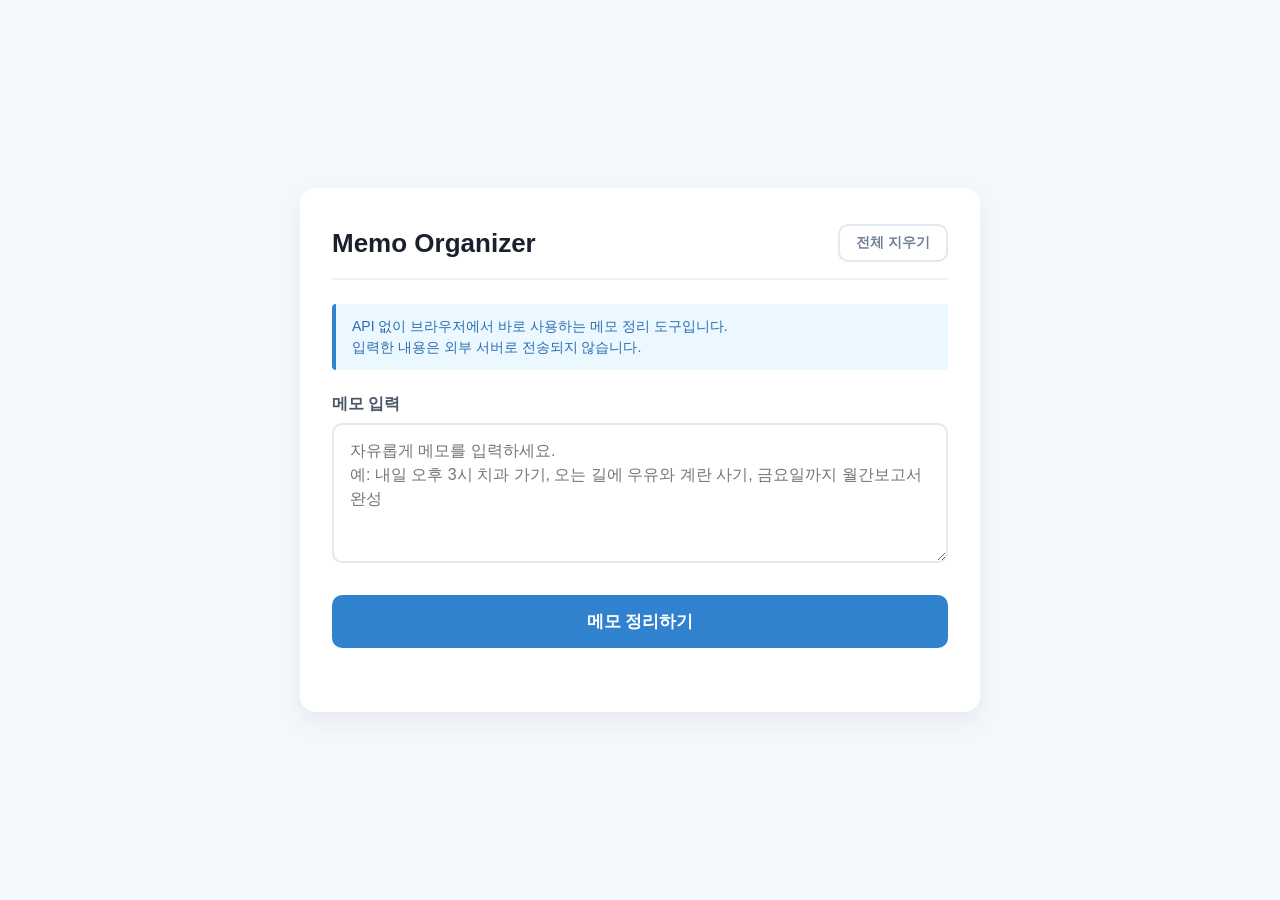
<file: memo-organizer-api-free.html>
<!DOCTYPE html>
<html lang="ko">
<head>
  <meta charset="UTF-8">
  <meta name="viewport" content="width=device-width, initial-scale=1.0">
  <title>Memo Organizer - API Free</title>
  <style>
    /* 기본 레이아웃 및 폰트 설정 (시인성 중심) */
    * {
      box-sizing: border-box;
      margin: 0;
      padding: 0;
      font-family: 'Pretendard', -apple-system, BlinkMacSystemFont, "Segoe UI", Roboto, sans-serif;
    }

    body {
      background-color: #f4f7fb;
      color: #2d3748;
      display: flex;
      justify-content: center;
      align-items: center;
      min-height: 100vh;
      padding: 24px;
    }

    .container {
      background-color: #ffffff;
      width: 100%;
      max-width: 680px;
      border-radius: 16px;
      box-shadow: 0 10px 25px rgba(0, 0, 0, 0.06);
      padding: 36px 32px;
    }

    /* 상단 헤더 */
    .header-bar {
      display: flex;
      justify-content: space-between;
      align-items: center;
      margin-bottom: 24px;
      padding-bottom: 16px;
      border-bottom: 2px solid #edf2f7;
    }

    h1 {
      font-size: 26px;
      font-weight: 700;
      color: #1a202c;
    }

    /* 공통 폼 스타일 */
    .form-group {
      margin-bottom: 20px;
    }

    label {
      display: block;
      font-size: 16px;
      font-weight: 600;
      margin-bottom: 8px;
      color: #4a5568;
    }

    input[type="password"],
    input[type="text"],
    textarea {
      width: 100%;
      padding: 14px 16px;
      font-size: 16px;
      border: 2px solid #e2e8f0;
      border-radius: 10px;
      outline: none;
      transition: border-color 0.2s;
    }

    input[type="password"]:focus,
    input[type="text"]:focus,
    textarea:focus {
      border-color: #3182ce;
    }

    input:disabled,
    textarea:disabled {
      background-color: #f7fafc;
      color: #a0aec0;
    }

    textarea {
      height: 140px;
      resize: vertical;
      line-height: 1.5;
    }

    /* 공통 버튼 스타일 */
    button {
      width: 100%;
      padding: 15px;
      font-size: 17px;
      font-weight: 700;
      border: none;
      border-radius: 10px;
      cursor: pointer;
      transition: background-color 0.2s, opacity 0.2s;
    }

    button:disabled {
      opacity: 0.6;
      cursor: not-allowed;
    }

    .btn-primary {
      background-color: #3182ce;
      color: #ffffff;
      margin-top: 8px;
    }
    .btn-primary:hover:not(:disabled) {
      background-color: #2b6cb0;
    }

    .btn-success {
      background-color: #38a169;
      color: #ffffff;
      margin-top: 12px;
    }
    .btn-success:hover:not(:disabled) {
      background-color: #2f855a;
    }

    .btn-outline {
      width: auto;
      padding: 8px 16px;
      font-size: 14px;
      font-weight: 600;
      background-color: transparent;
      border: 2px solid #e2e8f0;
      color: #718096;
    }
    .btn-outline:hover {
      background-color: #edf2f7;
      color: #2d3748;
    }

    /* 알림 메시지 영역 */
    .notice-box {
      background-color: #ebf8ff;
      border-left: 4px solid #3182ce;
      padding: 12px 16px;
      font-size: 14px;
      color: #2b6cb0;
      margin-bottom: 24px;
      line-height: 1.5;
      border-radius: 4px;
    }

    .status-box {
      margin-top: 18px;
      padding: 16px;
      border-radius: 8px;
      font-size: 15px;
      line-height: 1.4;
      display: none;
    }
    .status-success {
      background-color: #f0fff4;
      border: 1px solid #9ae6b4;
      color: #22543d;
    }
    .status-error {
      background-color: #fff5f5;
      border: 1px solid #feb2b2;
      color: #9b2c2c;
    }

    /* 결과 카드 렌더링 영역 */
    .results-container {
      margin-top: 28px;
      display: flex;
      flex-direction: column;
      gap: 14px;
    }

    .memo-card {
      background-color: #ffffff;
      border: 1px solid #e2e8f0;
      border-left-width: 6px;
      border-radius: 8px;
      padding: 16px;
      box-shadow: 0 2px 4px rgba(0,0,0,0.02);
    }
    
    .category-일정 { border-left-color: #3182ce; }
    .category-장보기 { border-left-color: #38a169; }
    .category-업무 { border-left-color: #dd6b20; }
    .category-기타 { border-left-color: #805ad5; }

    .card-header {
      display: flex;
      justify-content: space-between;
      align-items: center;
      margin-bottom: 8px;
    }

    .card-badge {
      font-size: 12px;
      font-weight: 700;
      padding: 3px 8px;
      border-radius: 4px;
      background-color: #edf2f7;
      color: #4a5568;
    }

    .card-title {
      font-size: 17px;
      font-weight: 700;
      color: #1a202c;
      margin-bottom: 6px;
    }

    .card-meta {
      font-size: 14px;
      color: #718096;
      display: flex;
      gap: 12px;
    }

    .priority-high {
      color: #e53e3e;
      font-weight: 600;
    }

    .hidden {
      display: none !important;
    }
  </style>
</head>
<body>

  <div class="container">
    <section id="app-section">
      <div class="header-bar">
        <h1>Memo Organizer</h1>
        <button id="btnClear" class="btn-outline">전체 지우기</button>
      </div>

      <div class="notice-box">
        API 없이 브라우저에서 바로 사용하는 메모 정리 도구입니다.<br>
        입력한 내용은 외부 서버로 전송되지 않습니다.
      </div>

      <div class="form-group">
        <label for="memoInput">메모 입력</label>
        <textarea id="memoInput" placeholder="자유롭게 메모를 입력하세요.&#10;예: 내일 오후 3시 치과 가기, 오는 길에 우유와 계란 사기, 금요일까지 월간보고서 완성"></textarea>
      </div>

      <button id="btnOrganize" class="btn-primary">메모 정리하기</button>

      <div id="appStatus" class="status-box"></div>
      <div id="resultsArea" class="results-container"></div>
    </section>
  </div>

  <script>
    const memoInput = document.getElementById("memoInput");
    const btnOrganize = document.getElementById("btnOrganize");
    const btnClear = document.getElementById("btnClear");
    const appStatus = document.getElementById("appStatus");
    const resultsArea = document.getElementById("resultsArea");

    btnOrganize.addEventListener("click", () => {
      const memoText = memoInput.value.trim();
      if (!memoText) {
        showStatus(appStatus, "error", "정리할 메모 내용을 입력해주세요.");
        return;
      }
      const items = organizeMemo(memoText);
      renderCards(items);
      showStatus(appStatus, "success", `✓ ${items.length}개 항목으로 정리했습니다.`);
    });

    btnClear.addEventListener("click", () => {
      memoInput.value = "";
      resultsArea.innerHTML = "";
      appStatus.style.display = "none";
    });

    function organizeMemo(text) {
      const parts = text
        .split(/\n|,|;| 그리고 | 및 /)
        .map(v => v.trim())
        .filter(Boolean);

      return parts.map((title) => ({
        title,
        category: detectCategory(title),
        date: detectDate(title),
        priority: detectPriority(title)
      }));
    }

    function detectCategory(text) {
      const t = text.toLowerCase();
      const shopping = ["사기", "구매", "장보기", "마트", "우유", "계란", "과일", "채소", "고기", "빵", "물", "휴지", "세제"];
      const work = ["보고서", "업무", "회의", "제출", "마감", "프로젝트", "메일", "이메일", "견적", "계약", "자료", "정리", "엑셀", "발송"];
      const schedule = ["약속", "예약", "병원", "치과", "미용실", "수업", "운동", "필라테스", "여행", "방문", "만나", "미팅", "출근", "퇴근"];
      if (shopping.some(k => t.includes(k))) return "장보기";
      if (work.some(k => t.includes(k))) return "업무";
      if (schedule.some(k => t.includes(k)) || detectDate(text)) return "일정";
      return "기타";
    }

    function detectDate(text) {
      const patterns = [
        /(오늘|내일|모레|이번\s*주|다음\s*주|월요일|화요일|수요일|목요일|금요일|토요일|일요일)/,
        /(오전|오후)?\s*\d{1,2}\s*시(?:\s*\d{1,2}\s*분)?/,
        /\d{1,2}\s*월\s*\d{1,2}\s*일/,
        /\d{4}[-./]\d{1,2}[-./]\d{1,2}/
      ];
      const found = patterns.map(p => text.match(p)?.[0]).filter(Boolean);
      return found.join(" ");
    }

    function detectPriority(text) {
      const high = ["중요", "긴급", "꼭", "반드시", "마감", "오늘까지", "내일까지", "급함"];
      return high.some(k => text.includes(k)) ? "중요" : "보통";
    }

    function renderCards(items) {
      if (!Array.isArray(items) || items.length === 0) {
        resultsArea.innerHTML = "<p style='color:#718096;text-align:center;'>정리할 내용이 없습니다.</p>";
        return;
      }
      resultsArea.innerHTML = "";
      items.forEach(item => {
        const card = document.createElement("div");
        card.className = `memo-card category-${item.category || '기타'}`;
        const isHighPriority = item.priority === "중요";
        const priorityHtml = `<span class="${isHighPriority ? 'priority-high' : ''}">우선순위: ${escapeHtml(item.priority)}</span>`;
        const dateHtml = item.date ? `<span>일시: ${escapeHtml(item.date)}</span>` : '';
        card.innerHTML = `
          <div class="card-header">
            <span class="card-badge">[ ${escapeHtml(item.category)} ]</span>
            <div class="card-meta">${priorityHtml}</div>
          </div>
          <div class="card-title">${escapeHtml(item.title)}</div>
          ${dateHtml ? `<div class="card-meta">${dateHtml}</div>` : ''}
        `;
        resultsArea.appendChild(card);
      });
    }

    function showStatus(element, type, message) {
      element.className = `status-box status-${type}`;
      element.innerHTML = message;
      element.style.display = "block";
    }

    function escapeHtml(text) {
      const div = document.createElement("div");
      div.textContent = text;
      return div.innerHTML;
    }
  </script>
</body>
</html>
</file>
